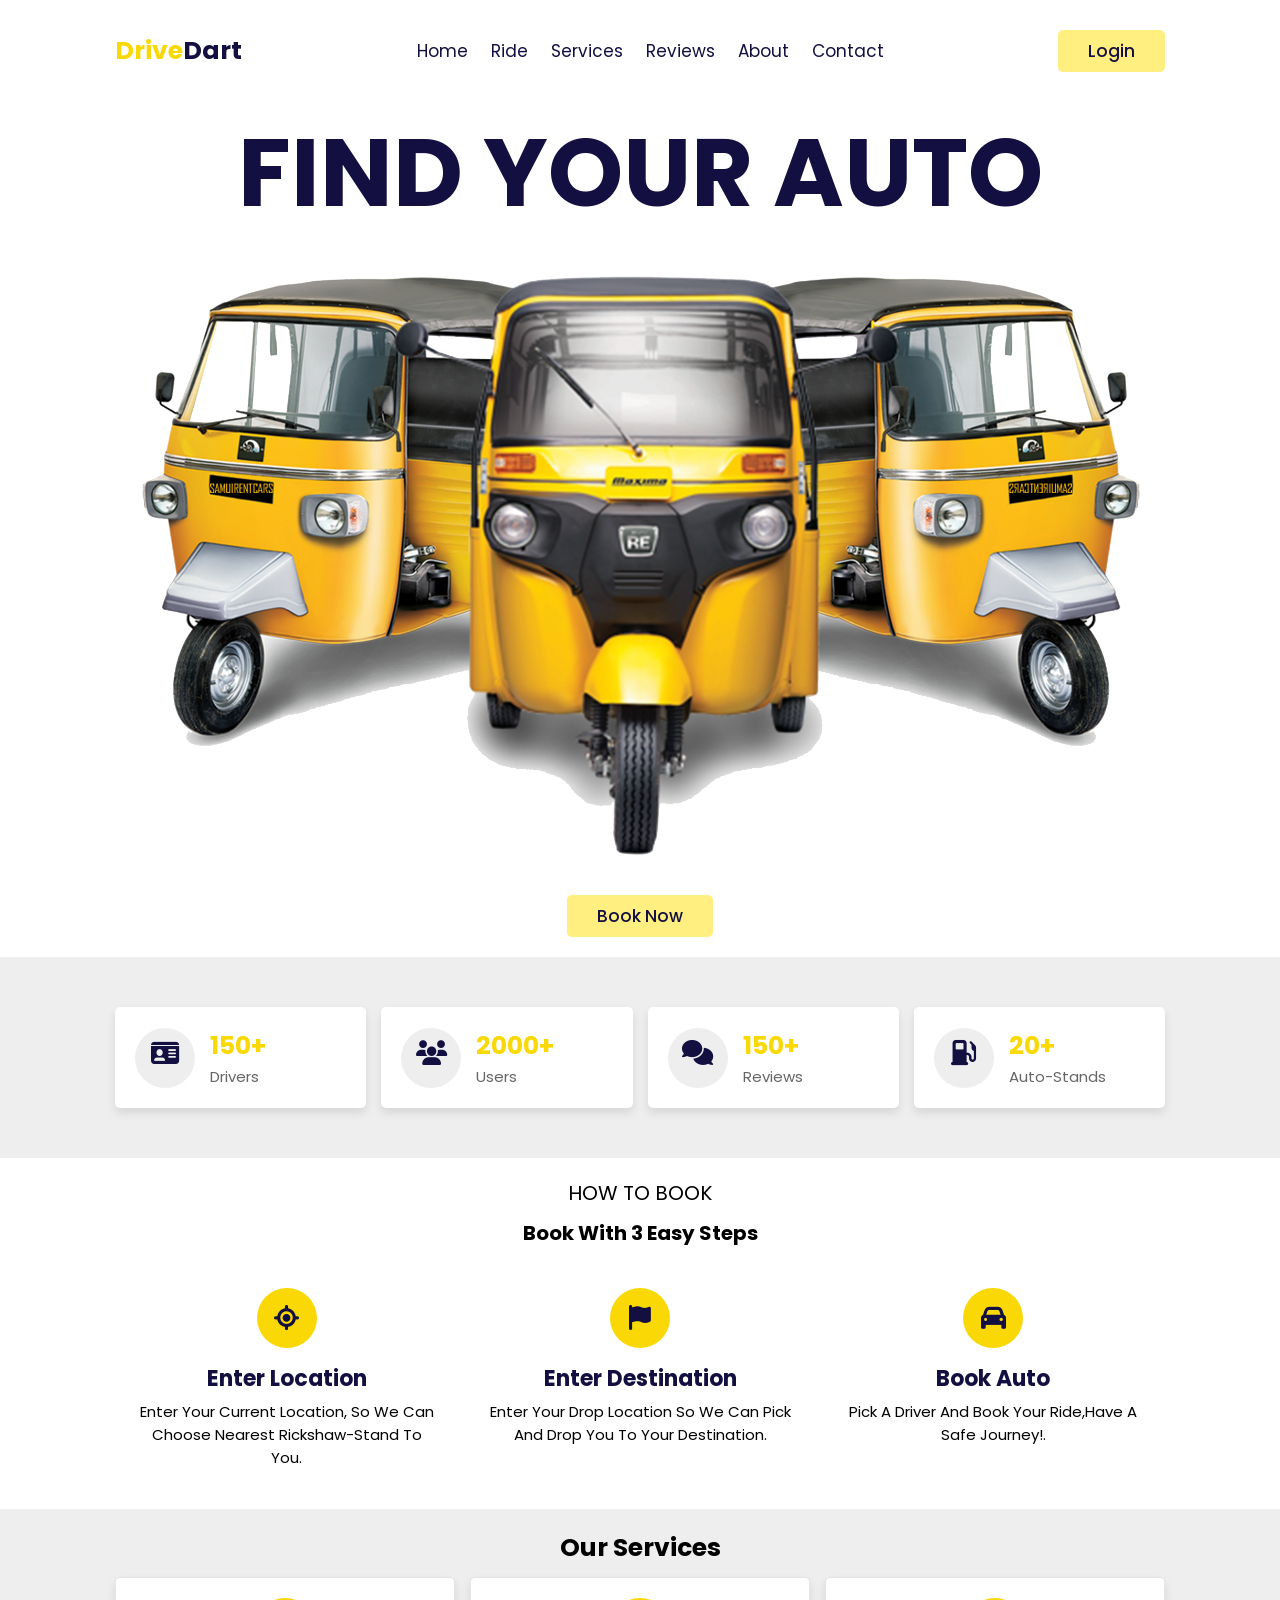
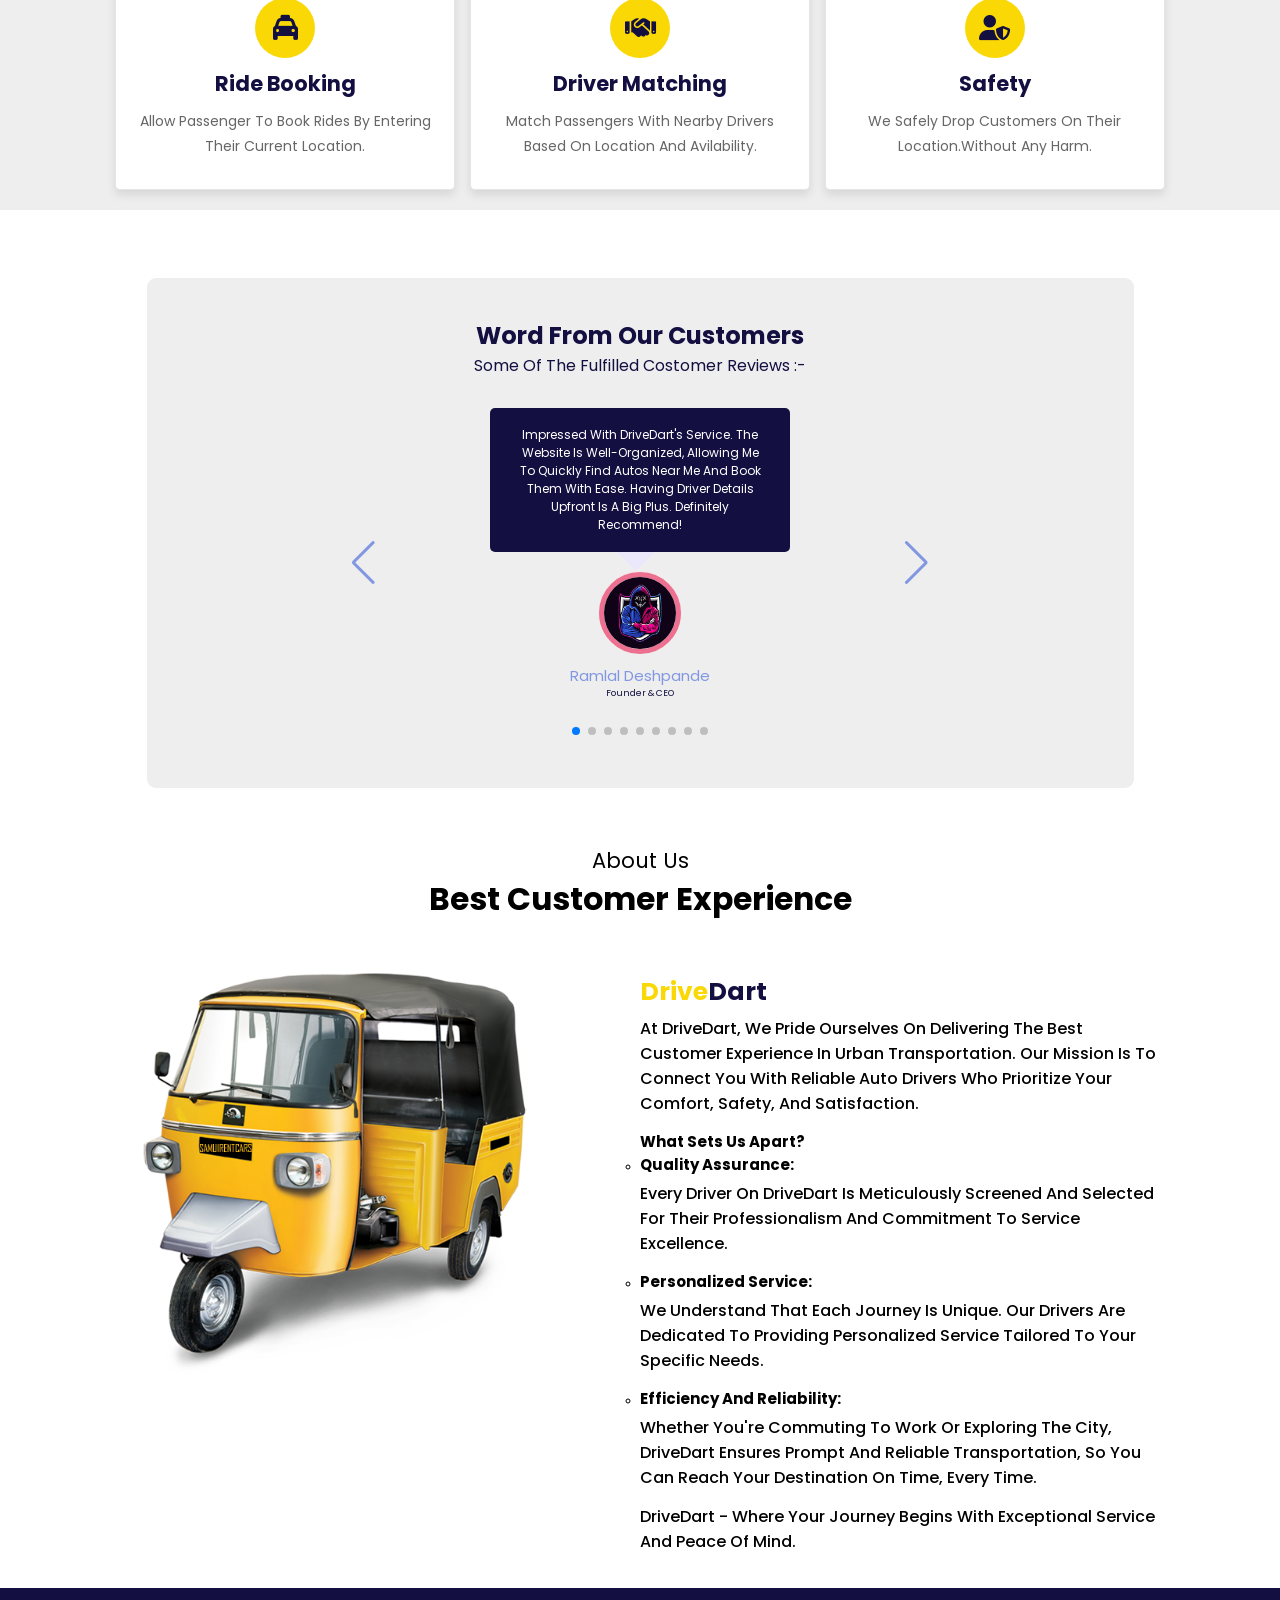
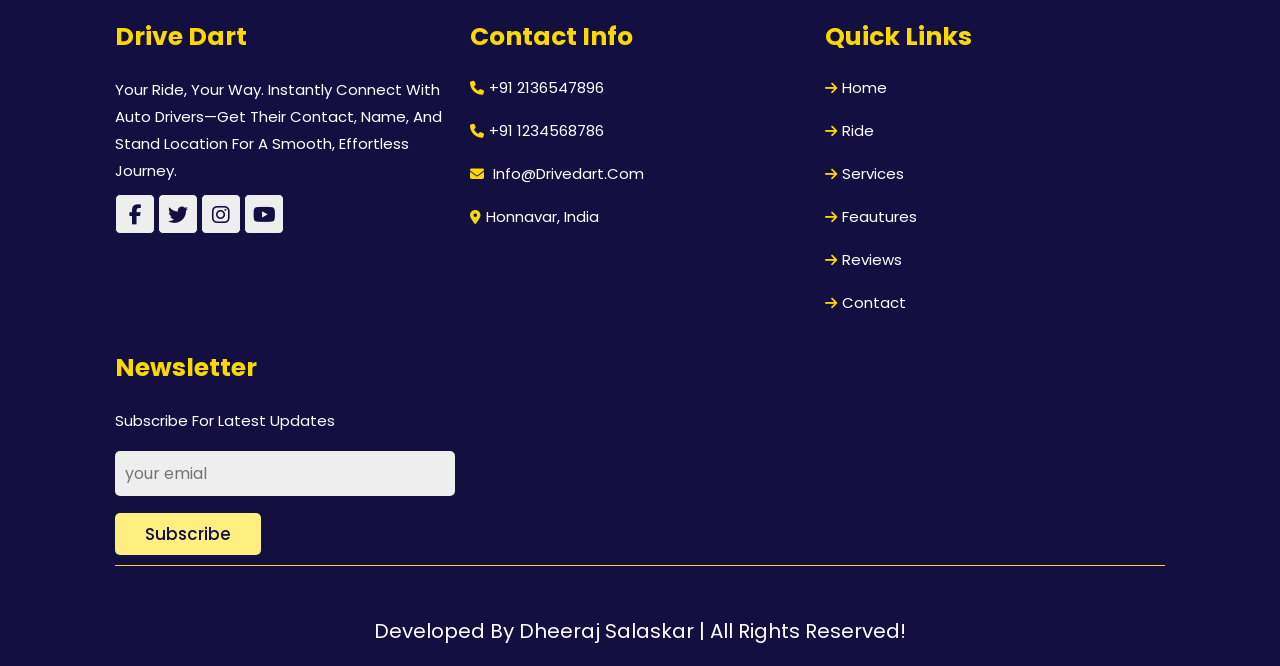
<file: DriveDart_code/index.html>
<!DOCTYPE html>
<html lang="en">
<head>
    <meta charset="UTF-8">
    <meta name="viewport" content="width=device-width, initial-scale=1.0">
    <title>Home-page</title>
    <link rel="stylesheet" href="https://cdn.jsdelivr.net/npm/swiper@11/swiper-bundle.min.css"/>
    <link rel="stylesheet" href="style.css">
    <link rel="stylesheet" href="https://cdnjs.cloudflare.com/ajax/libs/font-awesome/6.5.2/css/all.min.css">
</head>
<body>
<!--HEADER SECTIO STARTS-->
    <header class="header">
        <div id="menu-btn" class="fas fa-bars"></div>
        <a href="#"class="logo"><span>Drive</span>Dart</a>

        <nav class="navbar">
            <a href="#home"class="active">Home</a>
            <a href="#ride">Ride</a>
            <a href="#services">Services</a>
            <a href="#review">Reviews</a>
            <a href="#about">About</a>
            <a href="#contact">Contact</a>
            </nav>
        <div id="login-btn">
            <a href="login.html" class="btn">Login</a>
            
        </div>        
    </header>
<!--HEADER SECTION ENDS-->
<!--LOGIN SECTION-->
<div class="login-form-container">
    <span class="fas fa-times" id="close-login-form"></span>
    <form action="">
        <h3>User login</h3>
        <input type="email" placeholder="email" class="box">
        <input type="password" placeholder="password" class="box">
        <p>Forget your password ?<a href="#">click here</a></p>
        <input type="submit" value="login now" class="btn">
        <p> or login with</p>
        <div class="buttons">
            <a href="#" id="google-login-btn"    class="btn">google</a>
            <a href="#" class="btn">facebook</a>
        </div>
        <p>dont have an Account ?<a href="login.html">create one</a></p>
     </form>
</div>



<!--header section ends-->
<!--home section starts-->
<section class="home" id="home">
    <h1 class="home-parallax" data-speed="-2">find your auto</h1>
    <img class="home-parallax" data-speed="5" src="autooriginal2.png" alt="">
    <a href="login.html" class="btn home-parallax" data-speed="7">Book Now</a>
    
</section>
<!--icon section-->
<section class="icons-container">
    <div class="icons">
        <i class="fa-solid fa-id-card"></i>
        <div class="content">
            <h3>150+</h3>
            <p>Drivers</p>
        </div>
    </div> 
    <div class="icons">
        <i class="fas fa-users"></i>
        <div class="content">
            <h3>2000+</h3>
            <p>Users</p>
        </div>
    </div>  
    <div class="icons">
        <i class="fas fa-comments"></i>
        <div class="content">
            <h3>150+</h3>
            <p>Reviews</p>
        </div>
    </div>       
    <div class="icons">
        <i class="fa-solid fa-gas-pump"></i>
        <div class="content">
            <h3>20+</h3>
            <p>Auto-stands</p>
        </div>
    </div>
</section>
<!--icon section ends-->
<!--Ride section-->
<section class="ride" id="ride">
    <div class="heading">
        <span>How to book</span>
        <h1>book with 3 easy steps</h1>
    </div>
    <div class="ride-container">
        <div class="box">
            <i class='fas fa-location'></i>
            <h2>Enter Location</h2>
            <p>enter your current location, so we can choose nearest rickshaw-stand to you.</p>
        </div>

        <div class="box">
            <i class='fas fa-flag'></i>
            <h2>Enter Destination</h2>
            <p>enter your Drop location so we can pick and drop you to your destination.</p>
        </div>

        <div class="box">
            <i class='fas fa-car'></i>
            <h2>Book Auto</h2>
            <p>Pick a driver and book your Ride,have a safe journey!.</p>
        </div>
    </div>
</section>





<!--ride section ends-->
<!--service section strart-->
<section class="services" id="services">
    <h1 class="heading">Our  <span>Services</span></h1>
    <div class="box-container">
        <div class="box">
            <i class="fa-solid fa-taxi"></i>
            <h3>Ride booking</h3>
            <p>Allow passenger to book rides by entering their current location.</p>
            
        </div>

        <div class="box">
            <i class="fa-solid fa-handshake"></i>
            <h3>Driver matching</h3>
            <p>Match passengers with nearby drivers based on location and avilability.</p>
            
        </div>

        <div class="box">
            <i class="fa-solid fa-user-shield"></i>
            <h3>Safety</h3>
            <p>we safely drop customers on their location.without any harm.</p>
            
        </div>
    </div>
</section>
<!--service section ends-->

<!--review section starts-->
<div class="container" id="review">
    <div class="board">
        <h2 class="text-light">Word from our customers</h2>
        <p>Some of the fulfilled costomer reviews :- </p>
        <!-- Slider main container -->
        <div class="swiper">
            <!-- Additional required wrapper -->
            <div class="swiper-wrapper">
            <!-- Slides -->
                <div class="swiper-slide">
                    <div class="flex">
                        <div class="comments">
                            Impressed with DriveDart's service. The website is well-organized, allowing me to quickly find autos near me and book them with ease. Having driver details upfront is a big plus. Definitely recommend!
                        </div>
                        <div class="profile">
                            <img src=images.jpg>
                            <a href="#">Ramlal deshpande</a>
                            <span>Founder & CEO</span>
                        </div>
                    </div>
                </div>

                <div class="swiper-slide">
                    <div class="flex">
                        <div class="comments">
                            DriveDart is my preferred choice for booking autos. The website is comprehensive, providing all necessary details about the drivers and their stands. It's a hassle-free experience every time!
                        </div>
                        <div class="profile">
                            <img src=download.jpg>
                            <a href="#">chetan bhagath</a>
                            <span>co-Founder</span>
                        </div>
                    </div>
                </div>

                <div class="swiper-slide">
                    <div class="flex">
                        <div class="comments">
                        Looking ahead, I hope DriveDart continues to prioritize user experience. It would be fantastic to have more flexible booking options, such as scheduling rides days in advance or setting recurring trips. Their current service is excellent; I'm excited to see what's next!
                        </div>
                        <div class="profile">
                            <img src=b3.jpg>
                            <a href="#">Naveen</a>
                            <span>entrepreneur</span>
                        </div>
                    </div>
                </div>

                <div class="swiper-slide">
                    <div class="flex">
                        <div class="comments">
                        DriveDart is my go-to for reliable auto bookings. The website is straightforward, with clear details about each driver's stand location and contact number. Whether for short trips or longer rides, it's always been a dependable choice.
                        </div>
                        <div class="profile">
                            <img src=g2.png>
                            <a href="#">Renuka</a>
                            <span></span>
                        </div>
                    </div>
                </div>

                <div class="swiper-slide">
                    <div class="flex">
                        <div class="comments">
                            DriveDart's service is a time-saver, especially during peak hours. I no longer have to worry about finding transportation; their website lets me book autos easily, ensuring I reach my destinations on time.
                        </div>
                        <div class="profile">
                            <img src=b2.jpg>
                            <a href="#">Sumanth</a>
                            <span></span>
                        </div>
                    </div>
                </div>

                <div class="swiper-slide">
                    <div class="flex">
                        <div class="comments">
                            I've been using DriveDart for my daily commute, and it's been fantastic. The website is user-friendly, and I always find autos available nearby. Knowing the stand locations and having the drivers' contact numbers handy is really convenient.
                        </div>
                        <div class="profile">
                            <img src=download.jpg>
                            <a href="#">ananthkumar</a>
                            <span></span>
                        </div>
                    </div>
                </div>

                <div class="swiper-slide">
                    <div class="flex">
                        <div class="comments">
                            DriveDart came through for me during a family emergency. Their website made it easy to find an auto immediately, and the driver was compassionate and understanding. It's more than just a transportation service—it's a lifeline during challenging times.
                        </div>
                        <div class="profile">
                            <img src=g1.jpg>
                            <a href="#">Deepa</a>
                            <span></span>
                        </div>
                    </div>
                </div>

                <div class="swiper-slide">
                    <div class="flex">
                        <div class="comments">
                        Excited to see DriveDart evolve! The website already provides comprehensive information, but I'm hoping for more integration with mobile apps and maybe even loyalty rewards for frequent users. Can't wait to see what improvements they bring!
                        </div>
                        <div class="profile">
                            <img src=b1.jpg>
                            <a href="#">Stany Pinto</a>
                            <span></span>
                        </div>
                    </div>
                </div>

                <div class="swiper-slide">
                    <div class="flex">
                        <div class="comments">
                            I've been using DriveDart for a few months now, and I'm impressed by the level of professionalism. The website is very informative, making it easy to locate autos and contact drivers directly. It's become an essential tool for my daily commute.
                        </div>
                        <div class="profile">
                            <img src=download.png>
                            <a href="#">Prajwal V.N</a>
                            <span></span>
                        </div>
                    </div>
                </div>
                

            </div>
            <!-- If we need pagination -->
            <div class="swiper-pagination"></div>
        
            <!-- If we need navigation buttons -->
            <div class="swiper-button-prev"></div>
            <div class="swiper-button-next"></div>
        
            
        </div>
    
    </div>
</div>


<!--end-->


<!--about section starts-->
<section class="about" id="about">
    <div class="heading">
        <span>About us</span>
        <h1>Best customer Experience</h1>
    </div>
    <div class="about-container">
        <div class="about-image">
            <img src="at.png" alt="">
        </div>
        <div class="about-text">
            <a href="#"class="logo"><span>Drive</span>Dart</a>
            <p>At DriveDart, we pride ourselves on delivering the best customer experience in urban transportation. Our mission is to connect you with reliable auto drivers who prioritize your comfort, safety, and satisfaction.
            <h1>What Sets Us Apart?</h1>
            <ol>
                <ul>
                    <li><h2>Quality Assurance:<h2>
                        <p>Every driver on DriveDart is meticulously screened and selected for their professionalism and commitment to service excellence.
                    </p>
                        
                    </li>
                    <li>
                        <h2>Personalized Service:
                            <p>We understand that each journey is unique. Our drivers are dedicated to providing personalized service tailored to your specific needs.
                            </p>
                        </h2>
                    </li>
                    <li><h2>Efficiency and Reliability:<p>Whether you're commuting to work or exploring the city, DriveDart ensures prompt and reliable transportation, so you can reach your destination on time, every time.</h2>
                    </p>
                    </li>
                </ul>
            </ol>
            
            <p>DriveDart - Where your journey begins with exceptional service and peace of mind.</p>
            <!--<a href="" class="btn">Read more</a> -->
        </div>
    </div>
</section>
<!--about section ends-->

<!--footer section starts-->
<section class="footer" id="contact">
    <div class="box-container">
        <div class="box">
            <h3>Drive Dart</h3>
            <p>Your ride, your way. Instantly connect with auto drivers—get their contact, name, and stand location for a smooth, effortless journey.</p>
            <div class="share">
                <a href="#" class="fa-brands fa-facebook-f"></a>
                <a href="#" class="fa-brands fa-twitter"></a>
                <a href="#" class="fa-brands fa-instagram"></a>
                <a href="#" class="fa-brands fa-youtube"></a>
            </div>

        </div>

        <div class="box">
            <h3>contact info</h3>
            <a href="#" class="links"><i class="fa fa-phone"></i>+91 2136547896</a>
            <a href="#" class="links"><i class="fa fa-phone"></i>+91 1234568786</a>
            <a href="#" class="links"><i class="fa fa-envelope"></i> info@drivedart.com</a>
            <a href="#" class="links"><i class="fa fa-map-marker-alt"></i>Honnavar, India</a>
        </div>
        <div class="box">
            <h3>quick links</h3>
            <a href="#home" class="links"><i class="fa fa-arrow-right"></i>Home</a>
            <a href="#ride" class="links"><i class="fa fa-arrow-right"></i>Ride</a>
            <a href="#services" class="links"><i class="fa fa-arrow-right"></i>services</a>
            <a href="#" class="links"><i class="fa fa-arrow-right"></i>Feautures</a>
            <a href="#review" class="links" id="review"><i class="fa fa-arrow-right"></i>Reviews</a>
            <a href="#contact" class="links"><i class="fa fa-arrow-right"></i>Contact</a>
            
        </div>
        <div class="box">
            <h3>Newsletter</h3>
            <p>Subscribe For Latest Updates</p>
            <input type="email" placeholder="your emial" class="email">
            <input type="submit" value="Subscribe" class="btn">


            
        </div>
    </div>
    <div class="credit">Developed by  Dheeraj Salaskar | all rights reserved!</div>
</section>


<!--footer section ends-->



 <script src="https://cdn.jsdelivr.net/npm/swiper@11/swiper-bundle.min.js"></script>
<script src="script.js"></script>
</body>
</html>
</file>
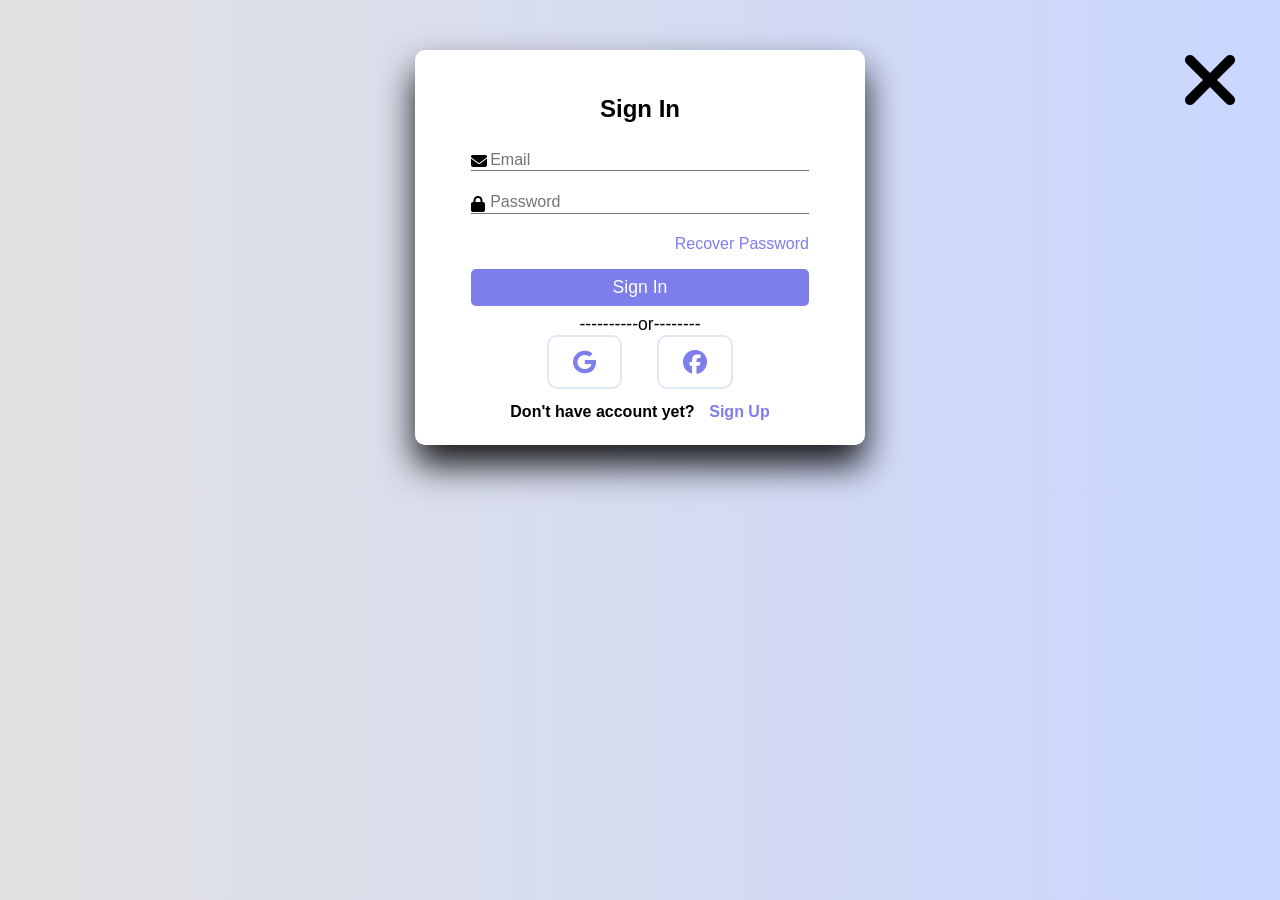
<file: DriveDart_code/homepage.html>
<!DOCTYPE html>
<html lang="en">
<head>
    <meta charset="UTF-8">
    <meta name="viewport" content="width=device-width, initial-scale=1.0">
    <title>Home-page</title>
    <link rel="stylesheet" href="https://cdn.jsdelivr.net/npm/swiper@11/swiper-bundle.min.css"/>
    <link rel="stylesheet" href="style.css">
    <link rel="stylesheet" href="https://cdnjs.cloudflare.com/ajax/libs/font-awesome/6.5.2/css/all.min.css">
</head>
<body>
<!--HEADER SECTIO STARTS-->
    <header class="header">
        <div id="menu-btn" class="fas fa-bars"></div>
        <a href="#"class="logo"><span>Drive</span>Dart</a>

        <nav class="navbar">
        <a href="#home"class="active">Home</a>
        <a href="#ride">Ride</a>
        <a href="#services">Services</a>
        <a href="#review">Reviews</a>
        <a href="#about">About</a>
        <a href="#contact">Contact</a>
        </nav>

    <div class="username">
      <p id="user-display" style="font-size:50px; font-weight:bold;"></p>
      <a href="#" id="logout-link" style="font-size:2rem; font-weight:bold; text-decoration:none; color:black;">Logout</a>
    </div>
    
        

    </header>
<!--HEADER SECTION ENDS-->
<!--LOGIN SECTION-->
<div class="login-form-container">
    <span class="fas fa-times" id="close-login-form"></span>
    <form action="">
        <h3>User login</h3>
        <input type="email" placeholder="email" class="box">
        <input type="password" placeholder="password" class="box">
        <p>Forget your password ?<a href="#">click here</a></p>
        <input type="submit" value="login now" class="btn">
        <p> or login with</p>
        <div class="buttons">
            <a href="#" id="google-login-btn"    class="btn">google</a>
            <a href="#" class="btn">facebook</a>
        </div>
        <p>dont have an Account ?<a href="login.html">create one</a></p>
     </form>
</div>



<!--header section ends-->
<!--home section starts-->
<section class="home" id="home">
    <h1 class="home-parallax" data-speed="-2">find your auto</h1>
    <img class="home-parallax" data-speed="5" src="autooriginal2.png" alt="">
    <a href="search.html" class="btn home-parallax" data-speed="7">Book Now</a>
    
</section>
<!--icon section-->
<section class="icons-container">
    <div class="icons">
        <i class="fa-solid fa-id-card"></i>
        <div class="content">
            <h3>150+</h3>
            <p>Drivers</p>
        </div>
    </div> 
    <div class="icons">
        <i class="fas fa-users"></i>
        <div class="content">
            <h3>2000+</h3>
            <p>Users</p>
        </div>
    </div>  
    <div class="icons">
        <i class="fas fa-comments"></i>
        <div class="content">
            <h3>150+</h3>
            <p>Reviews</p>
        </div>
    </div>       
    <div class="icons">
        <i class="fa-solid fa-gas-pump"></i>
        <div class="content">
            <h3>20+</h3>
            <p>Auto-stands</p>
        </div>
    </div>
</section>
<!--icon section ends-->
<!--Ride section-->
<section class="ride" id="ride">
    <div class="heading">
        <span>How to book</span>
        <h1>book with 3 easy steps</h1>
    </div>
    <div class="ride-container">
        <div class="box">
            <i class='fas fa-location'></i>
            <h2>Enter Location</h2>
            <p>enter your current location, so we can choose nearest rickshaw-stand to you.</p>
        </div>

        <div class="box">
            <i class='fas fa-flag'></i>
            <h2>Enter Destination</h2>
            <p>enter your Drop location so we can pick and drop you to your destination.</p>
        </div>

        <div class="box">
            <i class='fas fa-car'></i>
            <h2>Book Auto</h2>
            <p>Pick a driver and book your Ride,have a safe journey!.</p>
        </div>
    </div>
</section>





<!--ride section ends-->
<!--service section strart-->
<section class="services" id="services">
    <h1 class="heading">Our  <span>Services</span></h1>
    <div class="box-container">
        <div class="box">
            <i class="fa-solid fa-taxi"></i>
            <h3>Ride booking</h3>
            <p>Allow passenger to book rides by entering their current location.</p>
        </div>

        <div class="box">
            <i class="fa-solid fa-handshake"></i>
            <h3>Driver matching</h3>
            <p>Match passengers with nearby drivers based on location and avilability.</p>
        </div>

        <div class="box">
            <i class="fa-solid fa-user-shield"></i>
            <h3>Safety</h3>
            <p>we safely drop customers on their location.without any harm.</p>
        </div>
    </div>
</section>
<!--service section ends-->

<!--review section starts-->
<div class="container" id="review">
    <div class="board">
        <h2 class="text-light">Word from our customers</h2>
        <p>Some of the fulfilled costomer reviews :- </p>
        <div class="swiper">
            <div class="swiper-wrapper">
                <div class="swiper-slide">
                    <div class="flex">
                        <div class="comments">
                            Impressed with DriveDart's service. The website is well-organized, allowing me to quickly find autos near me and book them with ease. Having driver details upfront is a big plus. Definitely recommend!
                        </div>
                        <div class="profile">
                            <img src=images.jpg>
                            <a href="#">Ramlal deshpande</a>
                            <span>Founder & CEO</span>
                        </div>
                    </div>
                </div>

                <div class="swiper-slide">
                    <div class="flex">
                        <div class="comments">
                            DriveDart is my preferred choice for booking autos. The website is comprehensive, providing all necessary details about the drivers and their stands. It's a hassle-free experience every time!
                        </div>
                        <div class="profile">
                            <img src=download.jpg>
                            <a href="#">chetan bhagath</a>
                            <span>co-Founder</span>
                        </div>
                    </div>
                </div>

                <div class="swiper-slide">
                    <div class="flex">
                        <div class="comments">
                        Looking ahead, I hope DriveDart continues to prioritize user experience. It would be fantastic to have more flexible booking options, such as scheduling rides days in advance or setting recurring trips. Their current service is excellent; I'm excited to see what's next!
                        </div>
                        <div class="profile">
                            <img src=b3.jpg>
                            <a href="#">Naveen</a>
                            <span>entrepreneur</span>
                        </div>
                    </div>
                </div>

                <div class="swiper-slide">
                    <div class="flex">
                        <div class="comments">
                        DriveDart is my go-to for reliable auto bookings. The website is straightforward, with clear details about each driver's stand location and contact number. Whether for short trips or longer rides, it's always been a dependable choice.
                        </div>
                        <div class="profile">
                            <img src=g2.png>
                            <a href="#">Renuka</a>
                            <span></span>
                        </div>
                    </div>
                </div>

                <div class="swiper-slide">
                    <div class="flex">
                        <div class="comments">
                            DriveDart's service is a time-saver, especially during peak hours. I no longer have to worry about finding transportation; their website lets me book autos easily, ensuring I reach my destinations on time.
                        </div>
                        <div class="profile">
                            <img src=b2.jpg>
                            <a href="#">Sumanth</a>
                            <span></span>
                        </div>
                    </div>
                </div>

                <div class="swiper-slide">
                    <div class="flex">
                        <div class="comments">
                            I've been using DriveDart for my daily commute, and it's been fantastic. The website is user-friendly, and I always find autos available nearby. Knowing the stand locations and having the drivers' contact numbers handy is really convenient.
                        </div>
                        <div class="profile">
                            <img src=download.jpg>
                            <a href="#">ananthkumar</a>
                            <span></span>
                        </div>
                    </div>
                </div>

                <div class="swiper-slide">
                    <div class="flex">
                        <div class="comments">
                            DriveDart came through for me during a family emergency. Their website made it easy to find an auto immediately, and the driver was compassionate and understanding. It's more than just a transportation service—it's a lifeline during challenging times.
                        </div>
                        <div class="profile">
                            <img src=g1.jpg>
                            <a href="#">Deepa</a>
                            <span></span>
                        </div>
                    </div>
                </div>

                <div class="swiper-slide">
                    <div class="flex">
                        <div class="comments">
                        Excited to see DriveDart evolve! The website already provides comprehensive information, but I'm hoping for more integration with mobile apps and maybe even loyalty rewards for frequent users. Can't wait to see what improvements they bring!
                        </div>
                        <div class="profile">
                            <img src=b1.jpg>
                            <a href="#">Stany Pinto</a>
                            <span></span>
                        </div>
                    </div>
                </div>

                <div class="swiper-slide">
                    <div class="flex">
                        <div class="comments">
                            I've been using DriveDart for a few months now, and I'm impressed by the level of professionalism. The website is very informative, making it easy to locate autos and contact drivers directly. It's become an essential tool for my daily commute.
                        </div>
                        <div class="profile">
                            <img src=download.png>
                            <a href="#">Prajwal V.N</a>
                            <span></span>
                        </div>
                    </div>
                </div>
            </div>
            <div class="swiper-pagination"></div>
            <div class="swiper-button-prev"></div>
            <div class="swiper-button-next"></div>
        </div>
    </div>
</div>

<!--about section starts-->
<section class="about" id="about">
    <div class="heading">
        <span>About us</span>
        <h1>Best customer Experience</h1>
    </div>
    <div class="about-container">
        <div class="about-image">
            <img src="at.png" alt="">
        </div>
        <div class="about-text">
            <a href="#"class="logo"><span>Drive</span>Dart</a>
            <p>At DriveDart, we pride ourselves on delivering the best customer experience in urban transportation. Our mission is to connect you with reliable auto drivers who prioritize your comfort, safety, and satisfaction.
            <h1>What Sets Us Apart?</h1>
            <ol>
                <ul>
                    <li><h2>Quality Assurance:<h2>
                        <p>Every driver on DriveDart is meticulously screened and selected for their professionalism and commitment to service excellence.
                    </p>
                    </li>
                    <li>
                        <h2>Personalized Service:
                            <p>We understand that each journey is unique. Our drivers are dedicated to providing personalized service tailored to your specific needs.
                            </p>
                        </h2>
                    </li>
                    <li><h2>Efficiency and Reliability:<p>Whether you're commuting to work or exploring the city, DriveDart ensures prompt and reliable transportation, so you can reach your destination on time, every time.</h2>
                    </p>
                    </li>
                </ul>
            </ol>
            <p>DriveDart - Where your journey begins with exceptional service and peace of mind.</p>
        </div>
    </div>
</section>

<!--footer section starts-->
<section class="footer" id="contact">
    <div class="box-container">
        <div class="box">
            <h3>Drive Dart</h3>
            <p>Your ride, your way. Instantly connect with auto drivers—get their contact, name, and stand location for a smooth, effortless journey.</p>
            <div class="share">
                <a href="#" class="fa-brands fa-facebook-f"></a>
                <a href="#" class="fa-brands fa-twitter"></a>
                <a href="#" class="fa-brands fa-instagram"></a>
                <a href="#" class="fa-brands fa-youtube"></a>
            </div>
        </div>

        <div class="box">
            <h3>contact info</h3>
            <a href="#" class="links"><i class="fa fa-phone"></i>+91 2136547896</a>
            <a href="#" class="links"><i class="fa fa-phone"></i>+91 1234568786</a>
            <a href="#" class="links"><i class="fa fa-envelope"></i> info@drivedart.com</a>
            <a href="#" class="links"><i class="fa fa-map-marker-alt"></i>Honnavar, India</a>
        </div>
        <div class="box">
            <h3>quick links</h3>
            <a href="#home" class="links"><i class="fa fa-arrow-right"></i>Home</a>
            <a href="#ride" class="links"><i class="fa fa-arrow-right"></i>Ride</a>
            <a href="#services" class="links"><i class="fa fa-arrow-right"></i>services</a>
            <a href="#" class="links"><i class="fa fa-arrow-right"></i>Feautures</a>
            <a href="#review" class="links"><i class="fa fa-arrow-right"></i>Reviews</a>
            <a href="#contact" class="links"><i class="fa fa-arrow-right"></i>Contact</a>
        </div>
        <div class="box">
            <h3>Newsletter</h3>
            <p>Subscribe For Latest Updates</p>
            <input type="email" placeholder="your emial" class="email">
            <input type="submit" value="Subscribe" class="btn">
        </div>
    </div>
    <div class="credit">Developed by  Dheeraj Salaskar | all rights reserved!</div>
</section>

 <script src="https://cdn.jsdelivr.net/npm/swiper@11/swiper-bundle.min.js"></script>
<script src="auth.js"></script>
<script src="script.js"></script>
<script>
    if (requireAuth()) {
        displayUserName('user-display');
    }

    document.getElementById('logout-link').addEventListener('click', function (event) {
        event.preventDefault();
        signOut();
        window.location.href = 'index.html';
    });
</script>
</body>
</html>
</file>
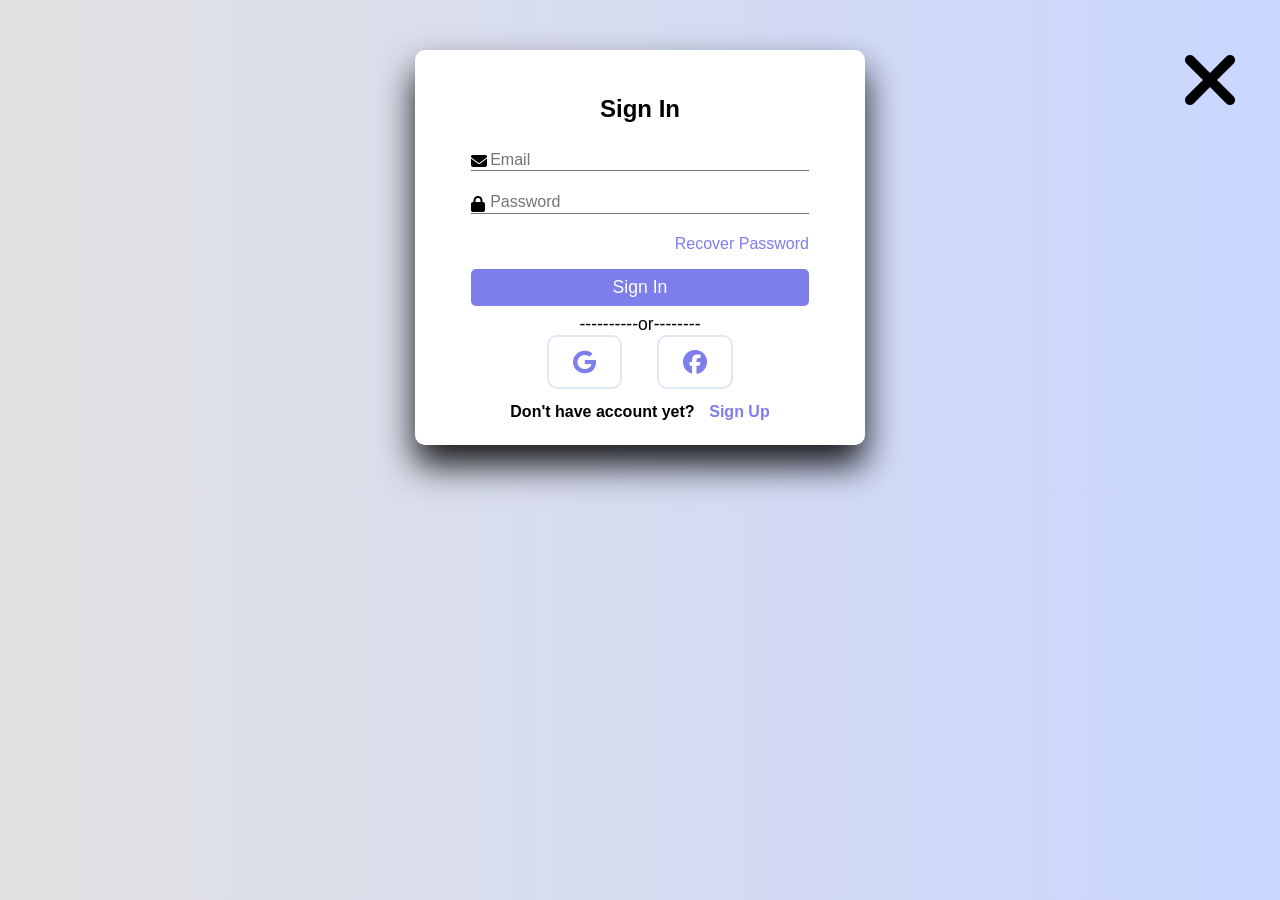
<file: DriveDart_code/login.html>
<!DOCTYPE html>
<html lang="en">
<head>
    <meta charset="UTF-8">
    <meta name="viewport" content="width=device-width, initial-scale=1.0">
    <title>Register & Login</title>
    <link rel="stylesheet" href="https://cdnjs.cloudflare.com/ajax/libs/font-awesome/6.5.1/css/all.min.css">
    <link rel="stylesheet" href="style2.css">
</head>
<body>
      <div class="back">
            <a class="fas fa-times" href="index.html"></a>
      </div>
    <div class="container" id="signup" style="display:none;">
      <h1 class="form-title">Register</h1>
      <form id="signUpForm">
        <div class="input-group">
           <i class="fas fa-user"></i>
           <input type="text" name="fName" id="fName" placeholder="First Name" required>
           <label for="fName">First Name</label>
        </div>
        <div class="input-group">
            <i class="fas fa-user"></i>
            <input type="text" name="lName" id="lName" placeholder="Last Name" required>
            <label for="lName">Last Name</label>
        </div>
        <div class="input-group">
            <i class="fas fa-envelope"></i>
            <input type="email" name="email" id="signup-email" placeholder="Email" required>
            <label for="signup-email">Email</label>
        </div>
        <div class="input-group">
            <i class="fas fa-lock"></i>
            <input type="password" name="password" id="signup-password" placeholder="Password" required>
            <label for="signup-password">Password</label>
        </div>
       <input type="submit" class="btn" value="Sign Up">
      </form>
      <p class="or">
        ----------or--------
      </p>
      <div class="icons">
        <i class="fab fa-google"></i>
        <i class="fab fa-facebook"></i>
      </div>
      <div class="links">
        <p>Already Have Account ?</p>
        <button id="signInButton">Sign In</button>
      </div>
    </div>

    <div class="container" id="signIn">
        <h1 class="form-title">Sign In</h1>
        <form id="signInForm">
          <div class="input-group">
              <i class="fas fa-envelope"></i>
              <input type="email" name="email" id="signin-email" placeholder="Email" required>
              <label for="signin-email">Email</label>
          </div>
          <div class="input-group">
              <i class="fas fa-lock"></i>
              <input type="password" name="password" id="signin-password" placeholder="Password" required>
              <label for="signin-password">Password</label>
          </div>
          <p class="recover">
            <a href="#">Recover Password</a>
          </p>
         <input type="submit" class="btn" value="Sign In">
        </form>
        <p class="or">
          ----------or--------
        </p>
        <div class="icons">
          <i class="fab fa-google"></i>
          <i class="fab fa-facebook"></i>
        </div>
        <div class="links">
          <p>Don't have account yet?</p>
          <button id="signUpButton">Sign Up</button>
        </div>
      </div>
      <script src="auth.js"></script>
      <script src="script2.js"></script>
</body>
</html>
</file>
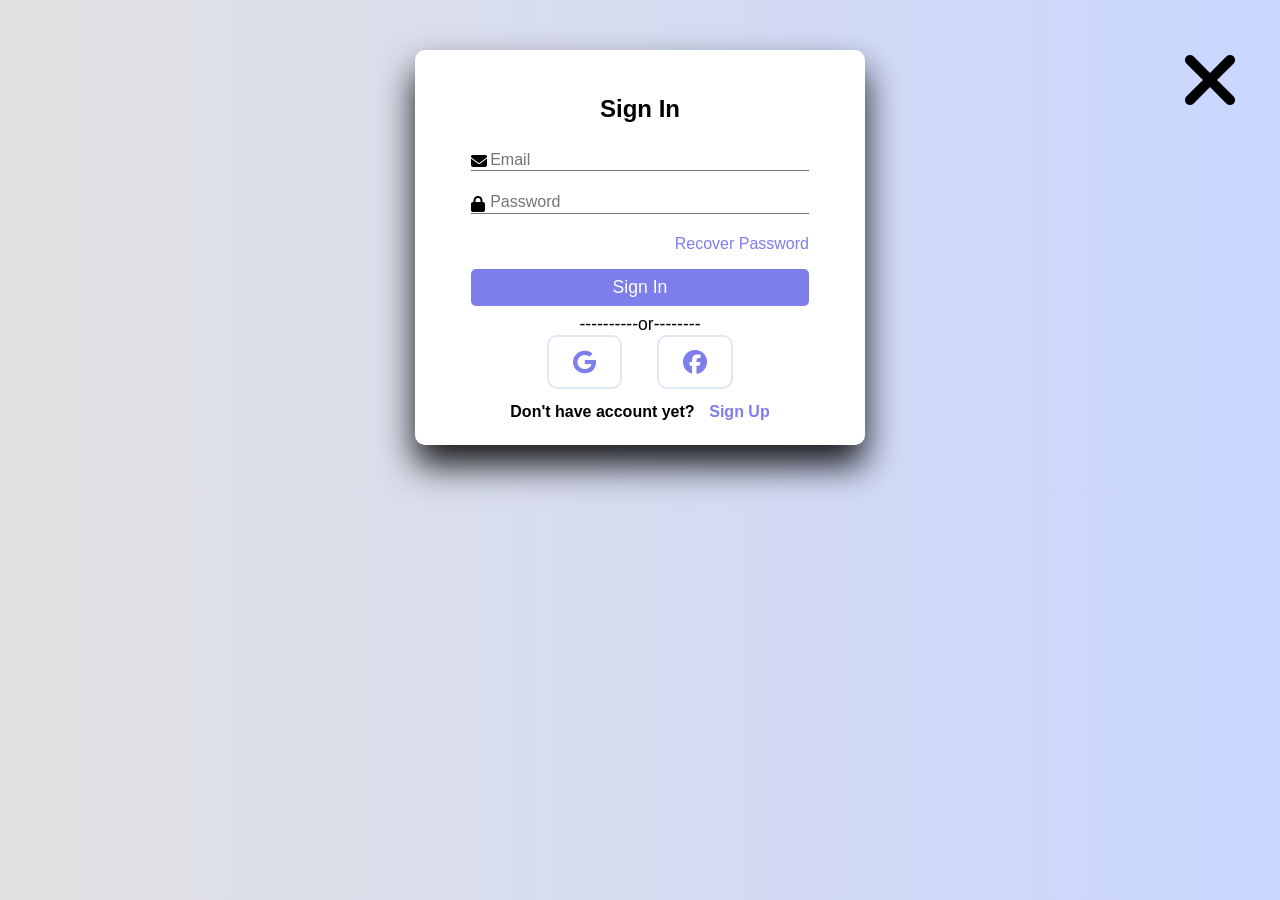
<file: DriveDart_code/search.html>
<!DOCTYPE html>
<html lang="en">
<head>
    <meta charset="UTF-8">
    <meta name="viewport" content="width=device-width, initial-scale=1.0">
    <title>Search</title>
    <link rel="stylesheet" href="search.css">
    <link rel="stylesheet" href="https://cdnjs.cloudflare.com/ajax/libs/font-awesome/6.5.2/css/all.min.css">
</head>
<body>
    <main class="mn">
        <form action="">
            <input type="text" name="" placeholder="Enter your location" id="myinput">
            <a href=""  class="fa-solid fa-rotate-right"   type="reset"></a>
            
        </form>
        <div class="back">
            <a class="fas fa-times" href="homepage.html"></a>
        </div>
    </main>


    <section class="services" id="services">
     
        <div class="box-container">
            <div class="box">
                <i class="fa-solid fa-taxi"></i>
                <h3>Govind</h3>
                <h1>Prabhat Nagar</h1>
                <div class="stars">
                    <i class="fas fa-star"></i>
                    <i class="fas fa-star"></i>
                    <i class="fas fa-star"></i>
                    <i class="fas fa-star"></i>
                    <i class="fas fa-star-half-alt"></i>
                    
                </div>
                <a href="" class="btn">+917854692175</a>
            </div>

            <div class="box">
                <i class="fa-solid fa-taxi"></i>
                <h3>Govind</h3>
                <h1>Prabhat Nagar</h1>
                <div class="stars">
                    <i class="fas fa-star"></i>
                    <i class="fas fa-star"></i>
                    <i class="fas fa-star"></i>
                    <i class="fas fa-star"></i>
                    <i class="fas fa-star-half-alt"></i>
                    
                </div>
                <a href="" class="btn">+917854692175</a>
            </div>
    
            <div class="box">
                <i class="fa-solid fa-taxi"></i>
                <h3>Pradeep</h3>
                <h1>Prabhat Nagar</h1>
                <div class="stars">
                    <i class="fas fa-star"></i>
                    <i class="fas fa-star"></i>
                    <i class="fas fa-star"></i>
                    <i class="fas fa-star"></i>
                    <i class="fas fa-star-half-alt"></i>
                    
                </div>
                <a href="" class="btn">+9145698742589</a>
            </div>
    
            <div class="box">
                <i class="fa-solid fa-taxi"></i>
                <h3>Ramu</h3>
                <h1>Prabhat Nagar</h1>
                <div class="stars">
                    <i class="fas fa-star"></i>
                    <i class="fas fa-star"></i>
                    <i class="fas fa-star"></i>
                    <i class="fas fa-star"></i>
                    <i class="fas fa-star-half-alt"></i>
                    
                </div>
                <a href="" class="btn">+91632158635</a>
            </div>
        </div>
        <div class="box-container">
            <div class="box">
                <i class="fa-solid fa-taxi"></i>
                <h3>Jhon wick</h3>
                <h1>Gersoppa Circle</h1>
                <div class="stars">
                    <i class="fas fa-star"></i>
                    <i class="fas fa-star"></i>
                    <i class="fas fa-star"></i>
                    <i class="fas fa-star"></i>
                    <i class="fas fa-star-half-alt"></i>
                    
                </div>
                <a href="" class="btn">+91632158635</a>
            </div>
            <div class="box">
                <i class="fa-solid fa-taxi"></i>
                <h3>Jhon wick</h3>
                <h1>Gersoppa Circle</h1>
                <div class="stars">
                    <i class="fas fa-star"></i>
                    <i class="fas fa-star"></i>
                    <i class="fas fa-star"></i>
                    <i class="fas fa-star"></i>
                    <i class="fas fa-star-half-alt"></i>
                    
                </div>
                <a href="" class="btn">+91632158635</a>
            </div>
            <div class="box">
                <i class="fa-solid fa-taxi"></i>
                <h3>Babu</h3>
                <h1>Gersoppa Circle</h1>
                <div class="stars">
                    <i class="fas fa-star"></i>
                    <i class="fas fa-star"></i>
                    <i class="fas fa-star"></i>
                    <i class="fas fa-star"></i>
                    <i class="fas fa-star-half-alt"></i>
                    
                </div>
                <a href="" class="btn">+91632158635</a>
            </div>
            <div class="box">
                <i class="fa-solid fa-taxi"></i>
                <h3>Jhon wick</h3>
                <h1>Gersoppa Circle</h1><div class="stars">
                    <i class="fas fa-star"></i>
                    <i class="fas fa-star"></i>
                    <i class="fas fa-star"></i>
                    <i class="fas fa-star"></i>
                    <i class="fas fa-star-half-alt"></i>
                    
                </div>

                <a href="" class="btn">+91632158635</a>
            </div>
        </div>
        <div class="box-container">
            <div class="box">
                <i class="fa-solid fa-taxi"></i>
                <h3>Manjunath Mesta</h3>
                <h1>Durgakeri</h1>
                <div class="stars">
                    <i class="fas fa-star"></i>
                    <i class="fas fa-star"></i>
                    <i class="fas fa-star"></i>
                    <i class="fas fa-star"></i>
                    <i class="fas fa-star-half-alt"></i>
                    
                </div>
                <a href="" class="btn">8088305133</a>
            </div>
            
            <div class="box">
                <i class="fa-solid fa-taxi"></i>
                <h3>Manikya</h3>
                <h1>Durgakeri</h1>
                <div class="stars">
                    <i class="fas fa-star"></i>
                    <i class="fas fa-star"></i>
                    <i class="fas fa-star"></i>
                    <i class="fas fa-star"></i>
                    <i class="fas fa-star-half-alt"></i>
                    
                </div>
                <a href="" class="btn">8088305133</a>
            </div>
    
            <div class="box">
                <i class="fa-solid fa-taxi"></i>
                <h3>Aslam ali</h3>
                <h1>Durgakeri</h1>
                <div class="stars">
                    <i class="fas fa-star"></i>
                    <i class="fas fa-star"></i>
                    <i class="fas fa-star"></i>
                    <i class="fas fa-star"></i>
                    <i class="fas fa-star-half-alt"></i>
                    
                </div>
                <a href="" class="btn">917894561235</a>
            </div>
    
            <div class="box">
                <i class="fa-solid fa-taxi"></i>
                <h3>Harish</h3>
                <h1>Durgakeri</h1>
                <div class="stars">
                    <i class="fas fa-star"></i>
                    <i class="fas fa-star"></i>
                    <i class="fas fa-star"></i>
                    <i class="fas fa-star"></i>
                    <i class="fas fa-star-half-alt"></i>
                    
                </div>
                <a href="" class="btn">+91321456987</a>
            </div>
        </div> 
    </div>    
        <div class="box-container">
            <div class="box">
                <i class="fa-solid fa-taxi"></i>
                <h3>simon</h3>
                <h1>Shreedevi hospital</h1><div class="stars">
                    <i class="fas fa-star"></i>
                    <i class="fas fa-star"></i>
                    <i class="fas fa-star"></i>
                    <i class="fas fa-star"></i>
                    <i class="fas fa-star-half-alt"></i>
                    
                </div>
                <a href="" class="btn">+91632158635</a>
            </div>
            <div class="box">
                <i class="fa-solid fa-taxi"></i>
                <h3>Jhon</h3>
                <h1>Shreedevi hospital</h1>
                <div class="stars">
                    <i class="fas fa-star"></i>
                    <i class="fas fa-star"></i>
                    <i class="fas fa-star"></i>
                    <i class="fas fa-star"></i>
                    <i class="fas fa-star-half-alt"></i>
                    
                </div>
                <a href="" class="btn">+91632158635</a>
            </div>
            <div class="box">
                <i class="fa-solid fa-taxi"></i>
                <h3>Jairam</h3>
                <h1>Shreedevi hospital</h1>
                <div class="stars">
                    <i class="fas fa-star"></i>
                    <i class="fas fa-star"></i>
                    <i class="fas fa-star"></i>
                    <i class="fas fa-star"></i>
                    <i class="fas fa-star-half-alt"></i>
                    
                </div>
                <a href="" class="btn">+91632158635</a>
            </div>
            <div class="box">
                <i class="fa-solid fa-taxi"></i>
                <h3>krishana</h3>
                <h1>Shreedevi hospital</h1>
                <div class="stars">
                    <i class="fas fa-star"></i>
                    <i class="fas fa-star"></i>
                    <i class="fas fa-star"></i>
                    <i class="fas fa-star"></i>
                    <i class="fas fa-star-half-alt"></i>
                    
                </div>
                <a href="" class="btn">+91632158635</a>
            </div>
        </div>
        <div class="box-container">
             <div class="box">
                <i class="fa-solid fa-taxi"></i>
                <h3>Vedanth Achari</h3>
                <h1>ST.igneshious hospital</h1>
                <div class="stars">
                    <i class="fas fa-star"></i>
                    <i class="fas fa-star"></i>
                    <i class="fas fa-star"></i>
                    <i class="fas fa-star"></i>
                    <i class="fas fa-star-half-alt"></i>
                    
                </div>
                <a href="" class="btn">+91632158635</a>
            </div>
            <div class="box">
                <i class="fa-solid fa-taxi"></i>
                <h3>Sharath</h3>
                <h1>ST.igneshious hospital</h1>
                <div class="stars">
                    <i class="fas fa-star"></i>
                    <i class="fas fa-star"></i>
                    <i class="fas fa-star"></i>
                    <i class="fas fa-star"></i>
                    <i class="fas fa-star-half-alt"></i>
                    
                </div>
                <a href="" class="btn">+91632158635</a>
            </div>
            <div class="box">
                <i class="fa-solid fa-taxi"></i>
                <h3>sahil</h3>
                <h1>ST.igneshious hospital</h1>
                <div class="stars">
                    <i class="fas fa-star"></i>
                    <i class="fas fa-star"></i>
                    <i class="fas fa-star"></i>
                    <i class="fas fa-star"></i>
                    <i class="fas fa-star-half-alt"></i>
                    
                </div>
                <a href="" class="btn">+91632158635</a>
            </div>
            <div class="box">
                <i class="fa-solid fa-taxi"></i>
                <h3>Rohan</h3>
                <h1>ST.igneshious hospital</h1>
                <div class="stars">
                    <i class="fas fa-star"></i>
                    <i class="fas fa-star"></i>
                    <i class="fas fa-star"></i>
                    <i class="fas fa-star"></i>
                    <i class="fas fa-star-half-alt"></i>
                    
                </div>
                <a href="" class="btn">+91632158635</a>
            </div>
        </div>
    </section>
    
    





<script src="https://cdnjs.cloudflare.com/ajax/libs/jquery/3.7.1/jquery.min.js"></script>
<script src="auth.js"></script>
<script type="text/javascript">
    requireAuth();
    $(document).ready(function(){
        $("#myinput").on("keyup", function(){
             var value= $(this).val().toLowerCase();         
             $(".box-container div").filter(function(){
               $(this).toggle($(this).text().toLowerCase().indexOf(value) > -1);
             })
        });
    });
</script>
</body>
</html>
</file>
<file: DriveDart_code/style.css>
@import url('https://fonts.googleapis.com/css2?family=Poppins:ital,wght@0,100;0,200;0,300;0,400;0,500;0,600;0,700;0,800;0,900;1,100;1,200;1,300;1,400;1,500;1,600;1,700;1,800;1,900&display=swap');

:root{
    --yellow:#f9d806;
    --light-yellow:#ffee80;
    --black:#130f40;
    --light-color:#666;
    --border:.1rem solid rgba(0,0,0,.1);
    --box-shadow:0 .5rem 1rem rgba(0,0,0, .1);
    --color-dark:#151035;
    --color-secondary-dark:#454c70;
    --color-primary: #EE7090;
    --color-text: #8297E2;
    --color-light: #EBE8FB;
}

*{
    font-family: "Poppins", sans-serif;
    margin: 0;
    padding: 0;
    box-sizing: border-box;
    outline: none;
    border: none;
    text-transform: capitalize;
    transition: all .2s linear;
}


html {
    font-size: 62.5% ;
    overflow-x: hidden;
    scroll-padding-top: 7rem;
    scroll-behavior: smooth;

}
section{
    padding: 2rem 9%;
}

.btn {
    display: inline-block;
    margin-top: 1rem;
    border-radius: .5rem;
    background: var(--light-yellow);
    color: var(--black);
    font-weight: 500;
    font-size: 1.7rem;
    cursor: pointer;
    padding: .8rem 3rem;
    text-decoration: none;

}
.btn:hover {
    background: var(--yellow);
}

.header {
    position: fixed;
    top: 0;
    left: 0;
    right: 0;
    z-index: 999;
    background: #fff;
    display: flex;
    align-items: center;
    justify-content: space-between;
    padding: 3rem 9%;
}

.header .logo {
    font-size: 2.5rem;
    color: var(--black);
    font-weight: bolder;
    text-decoration: none;
}
.header .logo span {
    color: var(--yellow);
}

.header .navbar a{
    font-size: 1.7rem;
    margin: 0 1rem;
    color: var(--black);
    text-decoration: none;
}



.header .navbar a:hover {
    color: var(--yellow);
    
}

.header .btn {
    margin-top: 0;    
}

.header #login-btn i{
    font-size: 2.5rem;
    color: var(--light-color);
    cursor: pointer;
    display: none;
}

#menu-btn{
    font-size: 2.5rem;
    color: var(--light-color);
    cursor: pointer;
    display: none;
}

.header.active{
    box-shadow: var(--box-shadow);
    padding: 2rem 9%;
} 

.header.username a{
    font-size: 1rem;
    text-decoration: none;
}




.login-form-container{
    position: fixed;
    top:-105%; left: 0;
    z-index: 1000;
    height: 100%;
    width: 100%;
    background: rgba(255,255,255 ,.9);
    display: flex;
    align-items: center;
    justify-content: center;
    opacity: 0;
}

.login-form-container.active{
    top: 0;
    opacity: 1;
}

.login-form-container form{
    padding: 2rem;
    margin: 2rem;
    border-radius: .5rem;
    box-shadow: var(--box-shadow);
    background: #fff;
    border: var(--border);
    text-align: center;
    width: 40rem;
}
.login-form-container form .buttons{
    display: flex;
    align-items: center;
    gap:1rem;
}

.login-form-container form  .btn{
    display: block;
    width: 100%;
    margin: .5rem 0;
}

.login-form-container form h3{
    color: var(--black);
    font-size: 2.5rem;
    padding-bottom: 1rem;
    text-transform: uppercase;
}

.login-form-container form .box{
    margin: .7rem 0;
    width: 100%;
    text-transform: none;
    color: var(--black);
    font-size: 1.6rem;
    padding: 1rem 1.2rem;
    border: var(--border);
    border-radius: .5rem;
}

.login-form-container form p{
    padding: 1rem 0;
    font-size: 1.5rem;
    color: var(--light-color);
}

.login-form-container form p a{
   padding-left: 1rem;
    color: var(--yellow);
    text-decoration:underline;
  
}

.login-form-container #close-login-form{
    position:absolute;
    top: 1.5rem; right: 2.5rem;
    font-size: 5rem;
    color: var(--black);
    cursor: pointer;
}
.home{
    padding-top: 10rem;
    text-align: center;
    overflow: hidden;
}

.home h1{
    font-size: 7.5vw;
    text-transform: uppercase;
    color: var(--black);
}

.home img{
    width: 100%;
    margin: 1rem 0;

}
.form-container{
 
    display: flex;
    width: 100%;
    background: #cfcfcf;
    align-items: center;
    justify-content: center;
    padding: 3rem;
}
.form-container .search{
    position:relative;
    display: flex;
    width: 100rem;
    flex-wrap: wrap;
    gap: 1rem; 
    background: #ffffff;
    padding: 20px;
    border-radius: 1rem;
    font-size: 1.5rem;
    border: var(--border);

}
.input-box{
    text-align: center;
    flex: 1 1 7rem;
    display: flex;
    flex-direction: column;
    outline:var(--black);
    

}
.input-box span{
    text-align: center;
    letter-spacing: 0.05rem;
    text-transform: uppercase;
    font-weight: 500;
    text-decoration: solid;
}

.input-box input{
    padding: 7px;
    border:var(--border);
    background: #fff;
    border-radius: 0.5rem;
    font-size: 1rem;
}

.icons-container{
    padding-top: 5rem;
    padding-bottom: 5rem;
    display: grid;
    grid-template-columns: repeat(auto-fit, minmax(25rem, 1fr));
    gap: 1.5rem;
    background: #eee;
}
.icons-container .icons{
    display: flex;
    align-items: center;
    gap: 1.5rem;
    padding: 2rem;
    background: #fff;
    box-shadow: var(--box-shadow);
    border-radius: .5rem;   
}

.icons-container .icons i{
    height: 6rem;
    width: 6rem;
    line-height: 5rem;
    font-size: 2.5rem;
    border-radius: 50%;
    background: #eee;
    color:var(--black);
    text-align: center;

}

.icons-container .icons .content h3{
    color: var(--yellow);
    font-size: 2.5rem;
}

.icons-container .icons .content p{
    color: var(--light-color);
    font-size: 1.5rem;
}

.icons-container .icons:hover{
    background: var(--black);
}

.icons-container .icons:hover i{
    background: var(--yellow);
}

.icons-container .icons:hover .content h3{
    color: #fff;
}

.icons-container .icons:hover .content p{
    color: #eee;
}

.ride .heading{
    text-align: center;
}

.ride .heading span{
    text-transform: uppercase;
    font-size: 2rem;
}
.ride .heading h1{  
    padding-top: 1rem;
    font-size: 2rem;
}
.ride{
    background: #fff;
}
.ride-container{
    display: grid;
    grid-template-columns: repeat(auto-fit,minmax(250px,auto));
    gap:1rem;
    margin-top: 2rem;
}
.ride-container .box{
    text-align: center;
    padding: 20px;
   border-radius: 0.5rem;
    
    background: #fff;
}
.ride-container .box .fas{
    height: 6rem;
    width: 6rem;
    line-height: 6rem;
    font-size: 2.5rem;
    color: var(--black);
    background: var(--yellow);
    border-radius: 50%;
    
}

.ride-container .box h2{
    font-size: 2.2rem;
    color: var(--black);
    margin: 1.4rem 0 0.5rem;
}
.ride-container .box p{
    font-size: 1.5rem;
    
}
.ride-container .box:hover{
    background: var(--black);
    color: #fff;
}

.ride-container .box:hover h2{
  
    color:var(--yellow);
}
.services{
    background: #eee;
}

.services .box-container{
    display: grid;
    grid-template-columns: repeat(auto-fit, minmax(30rem, 1fr));
    gap: 1.5rem;
}

.services .heading{
    text-align: center;
    font-size: 2.5rem;
    margin-bottom: 1rem;
    color: black
}
.services .box-container .box{
    text-align: center;
    padding: 2rem;
    border-radius: .5rem;
    box-shadow: var(--box-shadow);
    border: var(--border);
    background: #fff;
}

.services .box-container .box i{
    height: 6rem;
    width: 6rem;
    line-height: 6rem;
    font-size: 2.5rem;
    color: var(--black);
    background: var(--yellow);
    border-radius: 50%;
    margin-bottom: 1rem;
}

.services .box-container .box h3{
    color: var(--black);
    font-size: 2.1rem;
}
.services .box-container .box p{
    color: var(--light-color);
    font-size: 1.4rem;
    padding: 1rem 0;
    line-height: 1.8;
}

.services .box-container .box:hover{
    background: var(--black);
}

.services .box-container .box:hover h3{
   color: #fff;
}

.services .box-container .box:hover p{
    color: #eee;
 }


.container{
    height: 65vh;
    margin-top: 3rem;
    display: flex;
    flex-direction: column;
    justify-content: center;
    align-items: center;
}
.board{
    max-width: 987px;
    width: 100%;
    background-color: #eee;
    text-align: center;
    border-radius: 9px;
    padding: 4em 0;
}
.text-light{
    color: var(--black);
    font-size: x-large;


}
.board p{
    color: var(--black);
    font-size: medium;
}
.swiper {
    width: 500px;
    height: auto;
}

.swiper .swiper-slide .flex{
    margin: 3em 0;
    display: flex;
    flex-direction: column;
    align-items: center;
}

.swiper .swiper-slide .comments{ 
    background-color: var(--black);
    color: white;
    padding: 1.5em 2em;
    width: 50%;
    border-radius: 5px;
    font-size: 1.2em;
    position: relative;

}

.swiper .swiper-slide .comments::after{
    content: '';
    position: absolute;
    bottom: -19px;
    left: 42%;
    width: 0;
    height: 0;
    border-left: 20px solid transparent;
    border-right: 20px solid transparent;
    border-top: 20px solid var(--color-light);
    z-index: -99;

}
.swiper .profile{
    display: flex;
    flex-direction: column;
    align-items: center;
    margin-top: 1em;
}
.swiper .profile img{
    width: 35%;
    border-radius: 50%;
    border: 5px solid var(--color-primary);
    margin: 10px 0;
}
.swiper .profile>a{
    color: var(--color-text);
    font-size: 1.5em;
    text-decoration: none;
}
.swiper .profile>span{
    color: var(--black);
    font-size: .9em;
}
.swiper .swiper-button-prev,.swiper-button-next{
    color: var(--color-text);
    display: none;
}

.about .heading{
    text-align: center;
    font-size: 2.1rem;
 }
.about-container{
    display: grid;
    grid-template-columns: repeat(2,1fr);
    margin-top: 5rem;
  
}
.about-image img{
    width: 40rem;
   margin-left: 2rem;
 
}

.about-text .logo{
    font-size: 2.5rem;
    color: var(--black);
    font-weight: bolder;
    text-decoration: none;
    text-decoration: none;
}
.about-text .logo span{
    color: var(--yellow);
}

.about-text p{
    margin: 0.5rem 0 1.4rem;
    font-size: 1.6rem;
    font-weight: 500;
    color: black;
}


.contact{
    background:#ffffff;
    border-top: var(--border);
}
.contact .heading {
    text-align: center;
    font-size: 2.5rem;
    color: var(--black);
    font-weight: bolder;
    text-decoration: none;
    margin-bottom: 2rem;
}

.contact .row {
    display: flex;
    flex-wrap: wrap;
    gap: 1.5rem;

}

.contact .row .map {
    flex: 1 1 42rem;
    width: 100%;
    padding: 2rem;
    border: var(--border);
    border-radius: .5rem;
    box-shadow: var(--box-shadow);
}

.contact .row form {
    flex: 1 1 42rem;
    padding: 2rem;
    border: var(--border);
    border-radius: .5rem;
    box-shadow: var(--box-shadow);
    text-align: center;
}

.contact .row form h3 {
    font-size: 3rem;
    color: var(--black);
}

.contact .row form .box {
    margin: .7rem 0;
    width: 100%;
    border: var(--border);
    padding: 2rem;
    font-size: 1.6rem;
    color: var(--black);
    text-transform: none;
    border-radius: .5rem;
}

.contact .row form textarea {
    height: 15rem;
    resize: none;
}

.footer {
    background: var(--black);
}

.footer .box-container {
    border: 0px solid;
    display: grid;
    grid-template-columns: repeat(auto-fit, minmax(26rem, 1fr));
    gap: 1.5rem;
}

.footer .box-container .box h3 {
    color: var(--yellow);
    font-size: 2.5rem;
    padding: 1rem 0;
}

.footer .box-container .box .links {
    color:white;
    font-size: 1.5rem;
    display: block;
    padding: 1rem 0;
    text-decoration: none;
}

.footer .box-container .box p{
    line-height: 1.8;
    color: #fff;
    font-size: 1.5rem;
    padding: 1rem 0;
    text-decoration: none;
}

.footer .box-container .box a i {
    padding-right: .5rem;
    
    font-size: 1.4rem;
    color: var(--yellow)
}

.footer .box-container .box a:hover i{
    padding-right: 2rem;

    font-size: 1.5rem;
    color: var(--light-yellow);
}
.footer .box-container .box .share a{
    border: 1px solid;
    height: 4rem;
    width: 4rem;
    line-height: 4rem;
    border-radius: .5rem;
    font-size: 2rem;
    color: var(--black);
    margin-left: 0rem;
    text-decoration: none;
    background: #eee;
    text-align: center;
}
.footer .box-container .box .share a:hover{
    background: var(--black);
    color: white;
}
.footer .box-container .box .email{
    width: 100%;
    margin: .7rem 0;
    padding: 1rem;
    border-radius: .5rem;
    background: #eee;
    font-size: 1.6rem;
    color: var(--black);
    text-transform: none;
}
.footer .box-container .box .btn{
    text-align: center;


    
}

.footer .credit {
    color: #ffffff;
    text-align: center;
    border-top:var(--border);
    border-color: var(--yellow);
    padding-top: 5rem;
    margin-top: 1rem;
    font-size: 2rem;
}








@keyframes moving{
    0%{
        background-position: 100%;
    }
    100%{
        background-position: 0;
    }
    
}





/* media */


@media(max-width:991px){
    html {
        font-size: 55% ;
        
    }
    .header {
        padding: 2rem;
    }

    .header.active{
        padding: 2rem;
    }    
    section{
        padding: 2rem;
    }
    
}

@media(max-width:768px){
    #menu-btn{
        display: block;
    }

    #menu-btn.fa-times{
        transform: rotate(180deg);
    }
    

.header #login-btn i{
    display: block;
}
.header .logo{
    margin-left: 12rem;
}
.header #login-btn  a{
    display: block;
    margin-top: 1rem;
    width: 50%;
    font-size: 1.3rem;
    margin-left: 7rem
}

.header .navbar{
    position: absolute;
    top: 99%; left:0; right: 0;
    background: #fff;
    border-top: var(--border);
    clip-path:polygon(0 0, 100% 0, 100% 0, 0 0);
}
.header .navbar.active{
    clip-path: polygon(0 0, 100% 0, 100% 100%, 0% 100%);
}

.header .navbar a {
    display: block;
    margin: 2rem;
    font-size: 2rem;

}
@media(max-width:500px){
    .form-container .search .input-box{
        
    
     width: 60px; 
    }
   

}

@media(max-width:500px){
    .about .about-image img{
        text-align: center;
        display: none;
        align-items: center;
        justify-content: center;
   
    }
    .about .about-text p{
        width: 30rem;
        font-size: 2rem;
        align-items: center;
        margin-left:2rem;
        
    
    }
   
}

@media(max-width:500px){
    .about .about-text{
        box-shadow: var(--box-shadow);
        margin-right: 2rem;
        padding: 0 5rem;
        border: var(--border);
    }
    .about .about-text .logo{
        width: 100rem;
        font-size: 2.8rem;
        margin-left: 9rem;
        padding: 2rem;
    }
    .about .about-text .btn{
        margin-left: 9rem;
        margin-bottom: 1rem;
    }
}

}
@media(max-width:450px){
    html {
        font-size: 50% ;
        
    }
}

@media(max-width:991px){
    img{
        display: block;
    }
}



@media(min-width:320px){
    .board{
        width: auto;
    }
    .swiper{
        width: 320px;
        
    }
    
    
}

@media(min-width:768px){
    .board{
        width: 100%;
    }
    .swiper{
        width: 600px;
        
    }
    .swiper .swiper-button-prev,.swiper-button-next{
        display: initial;
    }
    

}
</file>
<file: DriveDart_code/style2.css>
*{
    margin:0;
    padding:0;
    box-sizing:border-box;
    font-family:"poppins",sans-serif;
}

body{
    background-color: #c9d6ff;
    background:linear-gradient(to right,#e2e2e2,#c9d6ff);
}
.back a{
    position:absolute;
    top: 2.5rem; right: 2.5rem;
    font-size: 5rem;
    color: var(--yellow);
    cursor: pointer;
    text-decoration: none;
    background: var(--yellow);

}
.container{
    background:#fff;
    width:450px;
    padding:1.5rem;
    margin:50px auto;
    border-radius:10px;
    box-shadow:0 20px 35px rgba(0,0,1,0.9);
}
form{
    margin:0 2rem;
}
.form-title{
    font-size:1.5rem;
    font-weight:bold;
    text-align:center;
    padding:1.3rem;
    margin-bottom:0.4rem;
}
input{
    color:inherit;
    width:100%;
    background-color:transparent;
    border:none;
    border-bottom:1px solid #757575;
    padding-left:1.5rem;
    font-size:15px;
}
.input-group{
    padding:1% 0;
    position:relative;

}
.input-group i{
    position:absolute;
    color:black;
}
input:focus{
    background-color: transparent;
    outline:transparent;
    border-bottom:2px solid hsl(327,90%,28%);
}
input::placeholder{
    color:transparent;
}
label{
    color:#757575;
    position:relative;
    left:1.2em;
    top:-1.3em;
    cursor:auto;
    transition:0.3s ease all;
}
input:focus~label,input:not(:placeholder-shown)~label{
    top:-3em;
    color:hsl(327,90%,28%);
    font-size:15px;
}
.recover{
    text-align:right;
    font-size:1rem;
    margin-bottom:1rem;

}
.recover a{
    text-decoration:none;
    color:rgb(125,125,235);
}
.recover a:hover{
    color:blue;
    text-decoration:underline;
}
.btn{
    font-size:1.1rem;
    padding:8px 0;
    border-radius:5px;
    outline:none;
    border:none;
    width:100%;
    background:rgb(125,125,235);
    color:white;
    cursor:pointer;
    transition:0.9s;
}
.btn:hover{
    background:#07001f;
}
.or{
    font-size:1.1rem;
    margin-top:0.5rem;
    text-align:center;
}
.icons{
    text-align:center;
}
.icons i{
    color:rgb(125,125,235);
    padding:0.8rem 1.5rem;
    border-radius:10px;
    font-size:1.5rem;
    cursor:pointer;
    border:2px solid #dfe9f5;
    margin:0 15px;
    transition:1s;
}
.icons i:hover{
    background:#07001f;
    font-size:1.6rem;
    border:2px solid rgb(125,125,235);
}
.links{
    display:flex;
    justify-content:space-around;
    padding:0 4rem;
    margin-top:0.9rem;
    font-weight:bold;
}
button{
    color:rgb(125,125,235);
    border:none;
    background-color:transparent;
    font-size:1rem;
    font-weight:bold;
}
button:hover{
    text-decoration:underline;
    color:blue;
}
</file>
<file: DriveDart_code/search.css>
@import url('https://fonts.googleapis.com/css2?family=Poppins:ital,wght@0,100;0,200;0,300;0,400;0,500;0,600;0,700;0,800;0,900;1,100;1,200;1,300;1,400;1,500;1,600;1,700;1,800;1,900&display=swap');

:root{
    --yellow:#f9d806;
    --light-yellow:#ffee80;
    --black:#130f40;
    --light-color:#666;
    --border:.1rem solid rgba(0,0,0,.1);
    --box-shadow:0 .5rem 1rem rgba(0,0,0, .1);
}

*{
    font-family: "Poppins", sans-serif;
    margin: 0;
    padding: 0;
    box-sizing: border-box;
    outline: none;
    border: none;
    text-transform: capitalize;
    transition: all .2s linear;
}


html {
    font-size: 62.5% ;
    overflow-x: hidden;
    scroll-padding-top: 7rem;
    scroll-behavior: smooth;

}
section{
    padding: 2rem 9%;
}

.btn {
    display: inline-block;
    margin-top: 1rem;
    border-radius: .5rem;
    background: var(--light-yellow);
    color: var(--black);
    font-weight: 500;
    font-size: 1.7rem;
    cursor: pointer;
    padding: .8rem 3rem;
    text-decoration: none;
    flex-direction: column;
}
.mn{
    background-color: var(--black);
}
.mn a{

    margin-left: 0.5rem;
    margin-top: 2rem;
    color: white; 
    font-size: 2rem; 
    text-decoration:none;


}
.back a{
    position:absolute;
    top: 2.5rem; right: 2.5rem;
    font-size: 5rem;
    color: white;
    cursor: pointer;
    text-decoration: none;
    background: var(--black);


}
main form input{
    width: 30rem;
    padding: .5rem;
    height: 3rem;
    letter-spacing: 2px;
    background:#f8f8f8;
    border: var(--border);
    position: relative;

}
main form input[type="submit"]{
    width: 10rem;
    cursor: pointer;
    color: #fff;
    background: #7fad39;
    border: var(--border);
    box-shadow: var(--box-shadow);
}
.btn:hover {
    background: var(--yellow);
}
main{
    width: 100%;
    height: auto;
    background: #fdffff;
    padding: 4rem 4%;
    display: flex;
    align-items: center;
    justify-content: center;

}

.services{
    background: #eee;
}

.services .box-container{
    display: grid;
    grid-template-columns: repeat(auto-fit, minmax(30rem, 1fr));
    gap: 1.5rem;
   

}

.services .heading{
    text-align: center;
    font-size: 2.5rem;
    margin-bottom: 1rem;
    color: black
}
.services .box-container{
    background: #eee;
}
.services .box-container .box{
    text-align: center;
    padding: 2rem;
    border-radius: .5rem;
    box-shadow: var(--box-shadow);
    border: var(--border);
    background: var(--black);
}

.services .box-container .box i{
    height: 6rem;
    width: 6rem;
    line-height: 6rem;
    font-size: 2.5rem;
    color: var(--black);
    background: var(--yellow);
    border-radius: 50%;
    margin-bottom: 1rem;
}

.services .box-container .box h3{
    color: #fff;
    font-size: 2.1rem;
}
.services .box-container .box h1{
    color: #fff;
   
}
.services .box-container .box p{
    color: white;
    font-size: 1.4rem;
    padding: 1rem 0;
    line-height: 1.8;
}

.services .box-container .box:hover{
    background: #fff;
}

.services .box-container .box:hover h3{
   color: var(--black);
}

.services .box-container .box:hover h1{
    color: var(--black);
 }
 .services .box-container .box .stars{
    text-align: center;
    padding: 0.5rem;
    border-radius: 0.5rem;  

}
.services .box-container .box .stars i{
    height: 2rem;
    width: 2rem;
    line-height: 2rem;
    font-size: 1rem;
    color: var(--black);
    background: var(--yellow);
    border-radius: 50%;
    margin-bottom: 0.3rem;
}
.services .box-container .box:hover .stars i{
    color: var(--yellow);
    background: var(--black);
}





@media(max-width:500px){
    .form-container .search .input-box{
        
    
     width: 60px; 
    }
   

}
@media(max-width:500px){
    main form input{
    width: 20rem;
    padding: .2rem;
    height: 3rem;

    background:#f8f8f8;
    border: var(--border);
    position: relative;
    }
    main form input[type="submit"]{
        width: 8rem;
    }

.back a{
    position:absolute;
    top: .2rem; right: .5rem;
    font-size: 3rem;
    color: var(--yellow);
    cursor: pointer;
}
}
</file>
